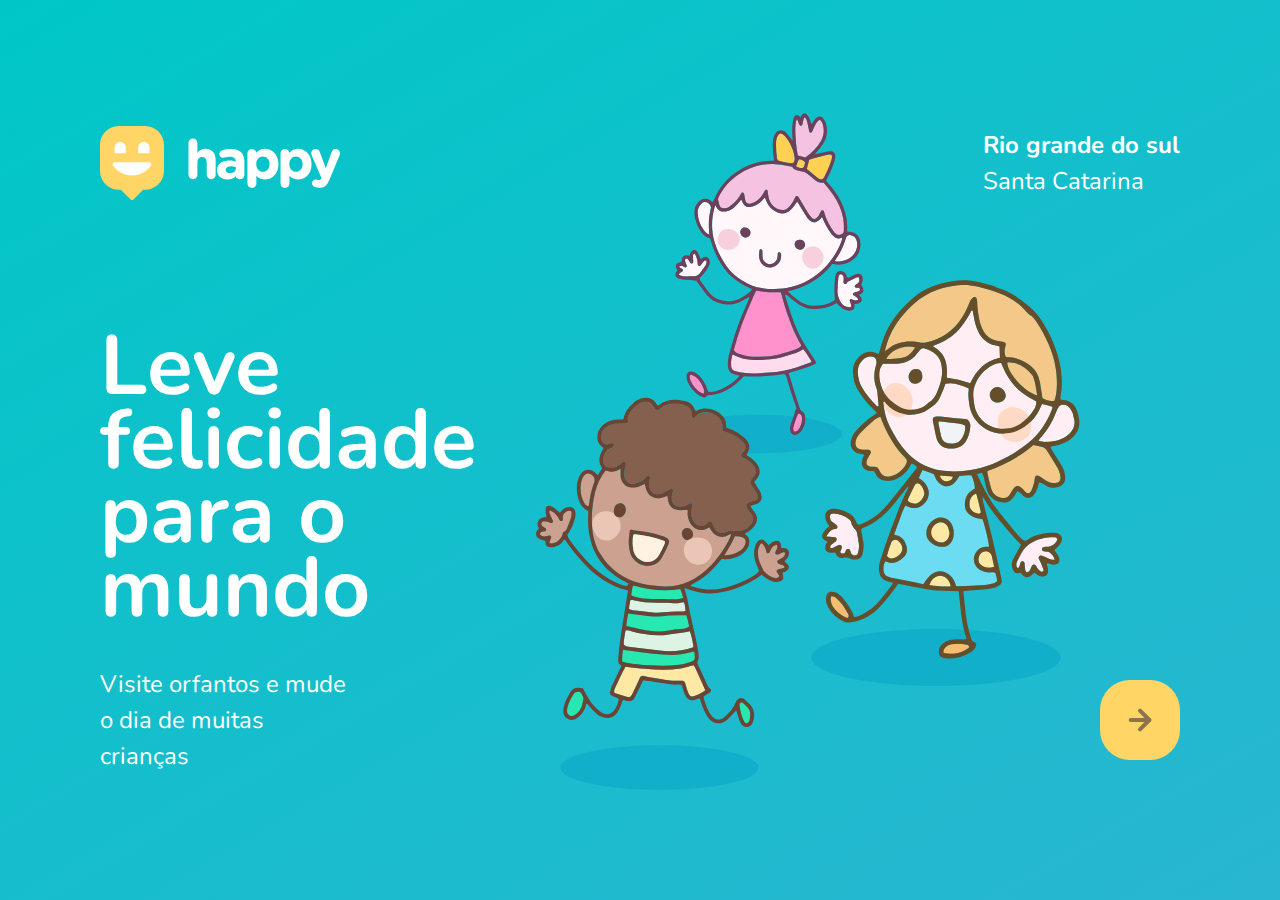
<file: index.html>
<html>

<head>
    <meta charset="UTF-8" />
    <meta name="viewport" content="width=device=width, initial-scale.8" />
    <title>Happy</title>
   
    <link rel="icon" href="./public/images/logo-icon.png">
    <link href="https://fonts.googleapis.com/css2?family=Nunito:wght@400;600;800&display=swap" rel="stylesheet"> 
    <link rel="stylesheet" href="./public/css/main.css">
    <link rel="stylesheet" href="./public/css/animation.css">
    <link rel="stylesheet" href="./public/css/page-landing.css">
</head>

<body>
    <div id="page-landing">
        <div id="container">
            <header>
                <img class="animete-up" id="logo" src="./public/images/logo.svg" alt="logomarca de Happy" />
                
                <div class="animete-up location">
                    <strong>Rio grande do sul</strong>
                    <p>Santa Catarina</p>
                </div>
            </header>

            <main>
                <h1 class="animete-up">Leve felicidade para o mundo</h1>

                <section class="visit">
                    <p class="animete-up">Visite orfantos e mude o dia de muitas crianças</p>

                    <a class="animete-up" href="orphanages.html" title="visite orfanatos">
                        <img src="./public/images/arrow.svg" alt="">
                    </a>
                </section>
            </main>
        </div>
    </div>
</body>

</html>
</file>
<file: public/css/main.css>
* {
  margin: 0;
  padding: 0;
  box-sizing: border-box;
}

body {
  height: 100vh;
  color: white;
  background: #EBF2F5;
}

:root {
  font-size: 62.5%;
}

body,
input,
button,
textarea {
  font-size: 1.8rem;
  line-height: 1;
  font-weight: 400;
  font-family: "Nunito", sans-serif;
}
</file>
<file: public/css/animation.css>
@keyframes up {
    from {
        opacity: 0;
        transform: translateX(16px);
    }

    to {
        opacity: 1;
        transform: translateY(0);
    }
}

@keyframes right {
    from {
        transform: translateX(-100%);
    }

    to {
        transform: translateX(0);
    }
}

@keyframes appear {
    from {
        opacity: 0;
    }

    to {
        opacity: 1;
    }
}

.animete-up {
    animation-name: up;
    animation-duration: 200ms;
    animation-fill-mode: backwards;
}

.animete-right {
    animation-name: right;
    animation-duration: 300ms;
}

.animate-appear {
    animation-name: appear;
    animation-duration: 300ms;
    animation-fill-mode: backwards;
}
</file>
<file: public/css/page-landing.css>
#page-landing {
  background: linear-gradient(329.54deg, #29b6d1 0%, #00c7c7 100%);
  text-align: center;
  min-height: 100vh;

  display: flex;
}

#container {
  margin: auto;

  width: min(90%, 112rem);
}

#logo {
  animation-delay: 50ms;
}

.location {
  animation-delay: 100ms;
  text-align: center;
  font-size: 2.4rem;
  line-height: 1.5;
}

.location,
h1,
.visit p {
  height: 16vh;
}

main h1 {
  animation-delay: 150ms;
  font-size: clamp(4rem, 8vw, 8.4rem);
}

.visit a {
  width: 8rem;
  height: 8rem;
  background: #ffd666;

  border: none;
  border-radius: 3rem;

  display: flex;
  align-items: center;
  justify-content: center;

  margin: auto;

  transition: background 200ms;
  animation-delay: 250ms;
}

.visit a:hover {
  background: #96feff;
}

.visut p {
  animation-delay: 200ms;
}

/* Desktop */
@media (min-width: 760px) {
  #container {
    padding: 5rem 2rem;
    background: url("../images/bg.svg") no-repeat 80% / clamp(30rem, 54vw,56rem);
    /*background-position: right center ;*/
  }
  header {
    display: flex;
    align-items: center;
    justify-content: space-between;
  }

  .location,
  h1,
  .viisit p {
    height: initial;
    text-align: initial;
  }

  main h1 {
    font-weight: bold;
    line-height: .88;

    margin: clamp(12%, 9vh, 12px) 0 4rem;

    width: min(300px, 80%);
  }

  .visit {
    display: flex;
    align-items: center;
    justify-content: space-between;
  }

  .visit p {
    font-size: 2.4rem;
    text-align: start;
    line-height: 1.5;
    width: clamp(20rem, 20vw, 30rem);
    height: initial;
  }

  .visit a {
    margin: initial;
  }

}
</file>
